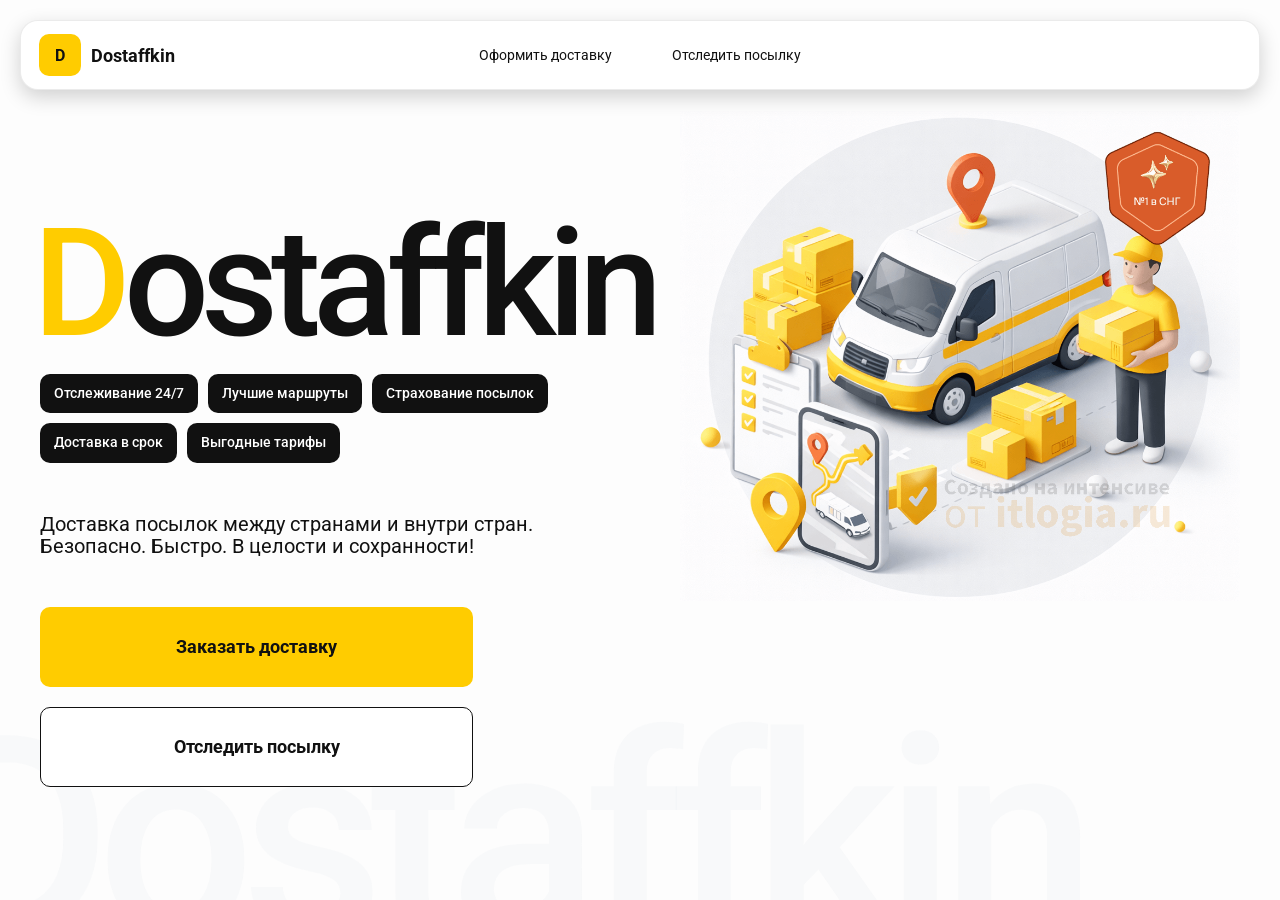
<file: index.html>
<!doctype html>
<html lang="ru">

<head>
    <meta charset="utf-8" />
    <meta name="viewport" content="width=device-width,initial-scale=1,maximum-scale=1,user-scalable=0" />
    <title>Dostaffkin — Доставка посылок между странами и внутри стран. Безопасно. Быстро. В целости и сохранности!
    </title>
    <link rel="stylesheet" href="styles/base.css" rel="stylesheet" />
    <link rel="stylesheet" href="styles/base_adaptive.css" rel="stylesheet" />
    <link rel="stylesheet" href="styles/index.css" rel="stylesheet" />
    <link rel="stylesheet" href="styles/index_adaptive.css" rel="stylesheet" />
</head>

<body>
    <div class="container">
        <header class="header">
            <a class="header-brand" href="#">
                <div class="header-logo">D</div>
                <div class="header-title">Dostaffkin</div>
            </a>
            <nav class="header-menu">
                <a class="header-link" href="./order.html">Оформить <span>доставку</span></a>
                <a class="header-link" href="./track.html">Отследить <span>посылку</span></a>
            </nav>
        </header>
        <main class="main">
            <section class="main-info">
                <div class="main-title">
                    <span>D</span>ostaffkin
                </div>
                <div class="main-features">
                    <div class="main-feature">Отслеживание 24/7</div>
                    <div class="main-feature">Лучшие маршруты</div>
                    <div class="main-feature">Страхование посылок</div>
                    <div class="main-feature">Доставка в срок</div>
                    <div class="main-feature">Выгодные тарифы</div>
                </div>
                <div class="main-description">
                    Доставка посылок между странами и внутри стран.
                    Безопасно. Быстро. В целости и сохранности!
                </div>
                <div class="main-actions">
                    <a class="button" type="button" href="./order.html">Заказать доставку</a>
                    <a class="button button-white" type="button" href="./track.html">Отследить посылку</a>
                </div>
            </section>
            <div class="main-title-ghost">Dostaffkin</div>
            <section class="main-image">
                <img src="images/main-image.png" alt="Main image" />
            </section>
        </main>
    </div>

</body>

</html>
</file>
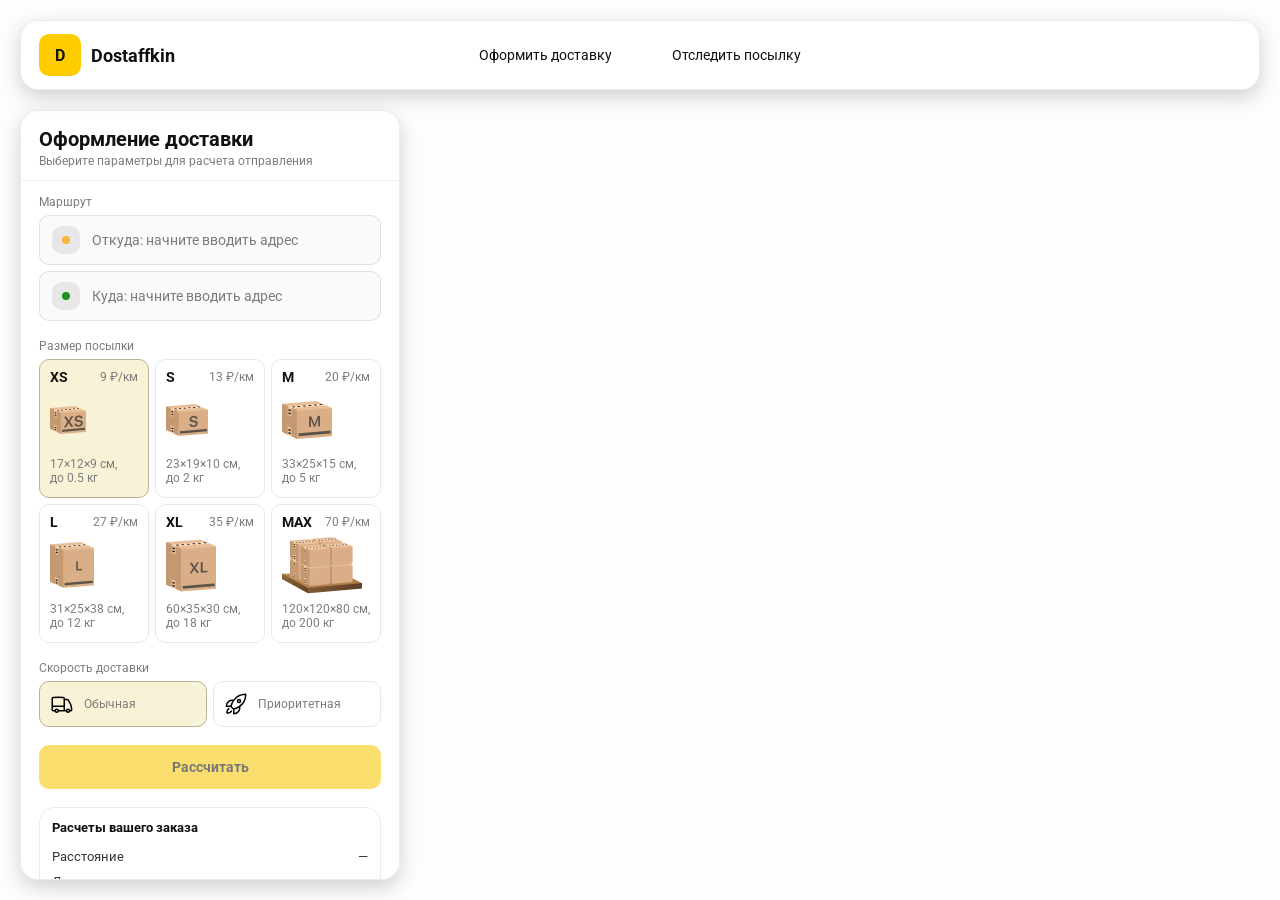
<file: order.html>
<!doctype html>
<html lang="ru">

<head>
    <meta charset="utf-8" />
    <meta name="viewport" content="width=device-width,initial-scale=1,maximum-scale=1,user-scalable=0" />
    <title>Оформление доставки</title>

    <link rel="stylesheet" href="styles/base.css" />
    <link rel="stylesheet" href="styles/base_adaptive.css" />

    <link rel="stylesheet" href="styles/order.css" />
    <link rel="stylesheet" href="styles/order_adaptive.css" />

    <script src="https://testologia.ru/ymc_min.js" data-apikey="9311fbb4-bb73-4394-91fa-42b57d467ad6" data-suggest-apikey="8bf34e56-4364-4bb2-a698-5402b9540970"></script>
</head>

<body>
    <div id="map"></div>


    <header class="header">
        <a class="header-brand" href="./index.html">
            <div class="header-logo">D</div>
            <div class="header-title">Dostaffkin</div>
        </a>
        <nav class="header-menu">
            <a class="header-link" href="#">Оформить <span>доставку</span></a>
            <a class="header-link" href="./track.html">Отследить <span>посылку</span></a>
        </nav>
    </header>

    <aside class="main" id="sidebar">
        <div class="main-header">
            <div class="main-title">Оформление доставки</div>
            <div class="main-text">Выберите параметры для расчета отправления</div>
        </div>

        <div class="main-content">
            <div class="main-route">
                <div class="main-block-title">Маршрут</div>
                <div class="main-fields">
                    <div class="main-field" id="fromField">
                        <div class="main-pin"></div>
                        <input id="from" placeholder="Откуда: начните вводить адрес" autocomplete="off" />
                        <div class="main-ac" id="fromAc" role="listbox" aria-label="Подсказки адресов"></div>
                    </div>

                    <div class="main-field" id="toField">
                        <div class="main-pin"></div>
                        <input id="to" placeholder="Куда: начните вводить адрес" autocomplete="off" />
                        <div class="main-ac" id="toAc" role="listbox" aria-label="Подсказки адресов"></div>
                    </div>
                </div>
            </div>
            <div class="main-package">
                <div class="main-block-title">Размер посылки</div>

                <div class="main-sizes">
                    <div class="main-size-card is-active" data-value="xs">
                        <div class="main-size-top">
                            <div class="main-size-label">XS</div>
                            <div class="main-size-rate">9 ₽/км</div>
                        </div>
                        <div class="main-size-media">
                            <img src="images/sizes/xs.png" alt="Короб XS" />
                        </div>
                        <div class="main-size-description">17×12×9 см,<br>до 0.5 кг</div>
                    </div>

                    <div class="main-size-card" data-value="s">
                        <div class="main-size-top">
                            <div class="main-size-label">S</div>
                            <div class="main-size-rate">13 ₽/км</div>
                        </div>
                        <div class="main-size-media">
                            <img src="images/sizes/s.png" alt="Короб S" />
                        </div>
                        <div class="main-size-description">23×19×10 см,<br>до 2 кг</div>
                    </div>

                    <div class="main-size-card" data-value="m">
                        <div class="main-size-top">
                            <div class="main-size-label">M</div>
                            <div class="main-size-rate">20 ₽/км</div>
                        </div>
                        <div class="main-size-media">
                            <img src="images/sizes/m.png" alt="Короб M" />
                        </div>
                        <div class="main-size-description">33×25×15 см,<br>до 5 кг</div>
                    </div>

                    <div class="main-size-card" data-value="l">
                        <div class="main-size-top">
                            <div class="main-size-label">L</div>
                            <div class="main-size-rate">27 ₽/км</div>
                        </div>
                        <div class="main-size-media">
                            <img src="images/sizes/l.png" alt="Короб L" />
                        </div>
                        <div class="main-size-description">31×25×38 см,<br>до 12 кг</div>
                    </div>

                    <div class="main-size-card" data-value="xl">
                        <div class="main-size-top">
                            <div class="main-size-label">XL</div>
                            <div class="main-size-rate">35 ₽/км</div>
                        </div>
                        <div class="main-size-media">
                            <img src="images/sizes/xl.png" alt="Короб XL" />
                        </div>
                        <div class="main-size-description">60×35×30 см,<br>до 18 кг</div>
                    </div>

                    <div class="main-size-card" data-value="max">
                        <div class="main-size-top">
                            <div class="main-size-label">MAX</div>
                            <div class="main-size-rate">70 ₽/км</div>
                        </div>
                        <div class="main-size-media main-size-media-palleta">
                            <img src="images/sizes/max.png" alt="Паллета" />
                        </div>
                        <div class="main-size-description">120×120×80 см,<br>до 200 кг</div>
                    </div>
                </div>
            </div>
            <div class="main-speed">
                <div class="main-block-title">Скорость доставки</div>

                <div class="main-speeds">
                    <div class="main-speed-card is-active" data-value="regular">
                        <img class="main-speed-media" src="images/icons/regular.svg" alt="Regular" />
                        <div class="main-speed-description">Обычная</div>
                    </div>
                    <div class="main-speed-card" data-value="fast">
                        <img class="main-speed-media" src="images/icons/fast.svg" alt="Fast" />
                        <div class="main-speed-description">Приоритетная</div>
                    </div>

                </div>
            </div> 
            <div class="main-calculate-block">
                <button id="calc" class="button calculate-button" type="button" disabled>Рассчитать</button>
            </div>
            <div class="main-result" id="result">
                <div class="main-result-title">Расчеты вашего заказа</div>
                <div class="main-result-lines">
                    <div class="main-result-line"><span>Расстояние</span><span id="distanceValue">—</span></div>
                    <div class="main-result-line"><span>Доставим через</span><span id="durationValue">—</span></div>
                    <div class="main-result-line"><span>Тариф</span><span id="rateValue">—</span></div>
                </div>
                <div class="main-price">
                    <div class="main-price-label">Итого</div>
                    <div class="main-price-value" id="totalValue">—</div>
                </div>
            </div>
            <div class="main-order-box">
                <div class="main-order-form" id="orderForm">
                    <div class="main-order-title">Оформление доставки</div>
                    <div class="main-block-info-row">
                        <div class="main-block-title">Контакты</div>
                        <div class="order-fields">
                            <div class="main-field">
                                <input id="customerName" placeholder="Ваше имя" autocomplete="off" />
                            </div>
                            <div class="main-field">
                                <input id="customerPhone" placeholder="Ваш телефон" autocomplete="off"
                                    inputmode="tel" />
                            </div>
                        </div>
                    </div>
                    <div class="main-block-info-row extra-info">
                        <div class="main-block-title">Дополнительная информация</div>
                        <div class="main-field textarea">
                            <textarea id="comment" placeholder="Детали доставки и комментарии"></textarea>
                        </div>
                    </div>
                    <button id="submit" class="button main-submit-request" type="button" disabled>Отправить
                        заявку
                    </button>
                </div>

                <div class="main-order-success" id="orderSuccess">
                    <div class="main-success-icon">✓</div>
                    <div class="main-success-title">Заявка отправлена!</div>
                    <div class="main-success-title">Номер отправления – <span id="orderId"></span></div>
                    <div class="main-success-subtitle">Мы скоро свяжемся с вами</div>
                </div>
            </div>
        </div>

    </aside>

    <script src="scripts/order.js"></script>
</body>

</html>
</file>
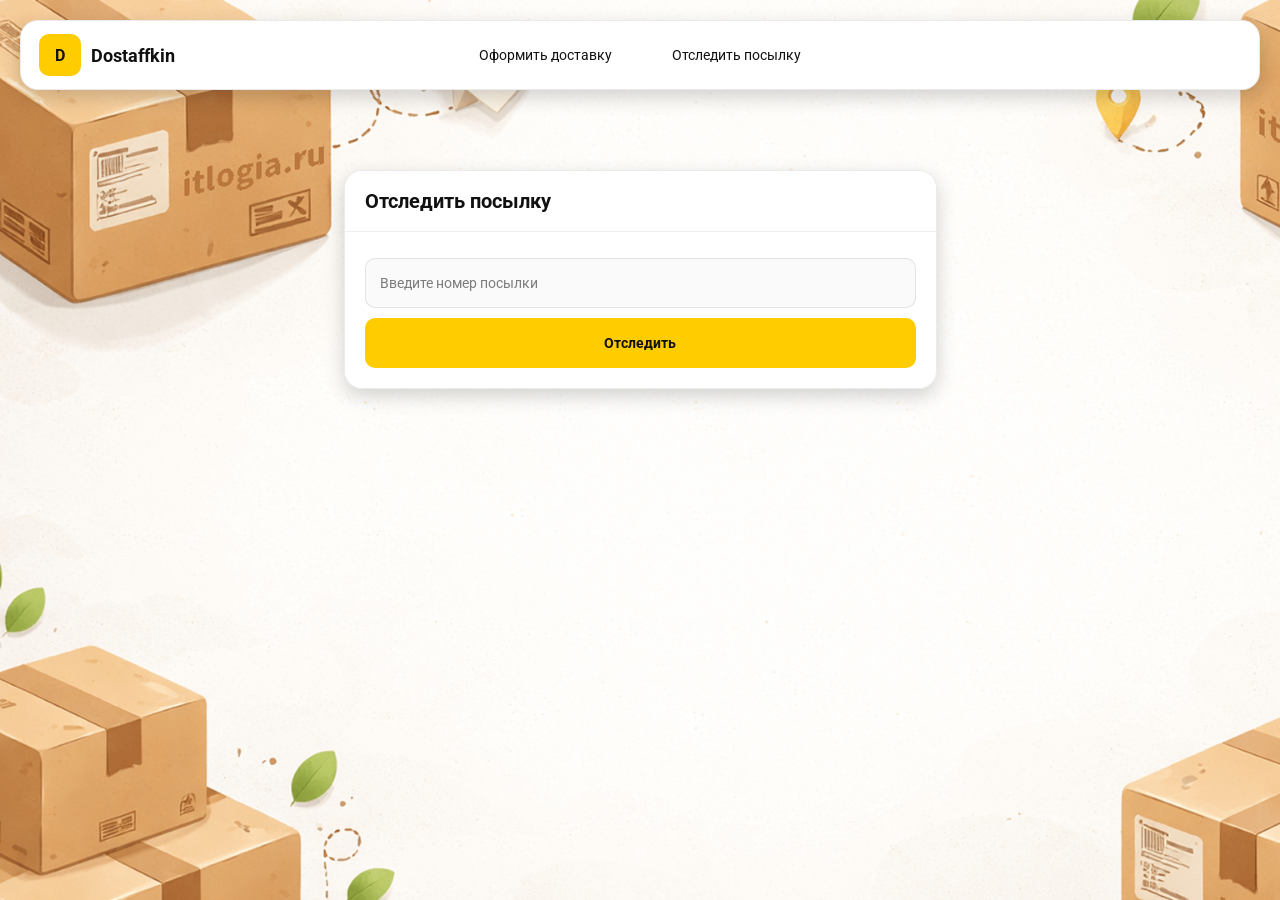
<file: track.html>
<!doctype html>
<html lang="ru">

<head>
    <meta charset="utf-8" />
    <meta name="viewport" content="width=device-width,initial-scale=1,maximum-scale=1,user-scalable=0" />
    <title>Отследить посылку</title>
    <link rel="stylesheet" href="styles/base.css" />
    <link rel="stylesheet" href="styles/base_adaptive.css" />

    <link rel="stylesheet" href="styles/track.css" />
    <link rel="stylesheet" href="styles/track_adaptive.css" />
</head>

<body>
    <div class="container">
        <header class="header">
            <a class="header-brand" href="./index.html">
                <div class="header-logo">D</div>
                <div class="header-title">Dostaffkin</div>
            </a>
            <nav class="header-menu">
                <a class="header-link" href="./order.html">Оформить <span>доставку</span></a>
                <a class="header-link" href="#">Отследить <span>посылку</span></a>
            </nav>
        </header>
        <main class="track-content">
            <section class="track-card track-search">
                <div class="track-title">Отследить посылку</div>
                <div class="track-action">
                    <div class="main-field track-field">
                        <input id="trackNumber" placeholder="Введите номер посылки" autocomplete="off" />
                    </div>
                    <button id="trackButton" class="button track-button" type="button">Отследить</button>
                </div>
            </section>
            <section class="track-card track-result" id="trackResult">
                <div class="track-result-header">
                    <div class="track-id" id="trackIdValue"></div>
                    <div class="track-routes">
                        <div class="track-route">
                            <div class="track-route-pin">
                                <svg xmlns="http://www.w3.org/2000/svg" fill="none" viewBox="0 0 24 24"
                                    stroke-width="1.5" stroke="orange" class="size-6">
                                    <path stroke-linecap="round" stroke-linejoin="round"
                                        d="M15 10.5a3 3 0 1 1-6 0 3 3 0 0 1 6 0Z" />
                                    <path stroke-linecap="round" stroke-linejoin="round"
                                        d="M19.5 10.5c0 7.142-7.5 11.25-7.5 11.25S4.5 17.642 4.5 10.5a7.5 7.5 0 1 1 15 0Z" />
                                </svg>
                            </div>
                            <div class="track-route-address" id="trackFromValue">
                                Откуда: Москва, улица Арбат, 1
                            </div>
                        </div>
                        <div class="track-route track-route-arrow">
                            <svg xmlns="http://www.w3.org/2000/svg" fill="none" viewBox="0 0 24 24" stroke-width="1.5"
                                stroke="currentColor" class="size-6">
                                <path stroke-linecap="round" stroke-linejoin="round"
                                    d="M19.5 13.5 12 21m0 0-7.5-7.5M12 21V3" />
                            </svg>
                        </div>
                        <div class="track-route">
                            <div class="track-route-pin">
                                <svg xmlns="http://www.w3.org/2000/svg" fill="none" viewBox="0 0 24 24"
                                    stroke-width="1.5" stroke="green" class="size-6">
                                    <path stroke-linecap="round" stroke-linejoin="round"
                                        d="M15 10.5a3 3 0 1 1-6 0 3 3 0 0 1 6 0Z" />
                                    <path stroke-linecap="round" stroke-linejoin="round"
                                        d="M19.5 10.5c0 7.142-7.5 11.25-7.5 11.25S4.5 17.642 4.5 10.5a7.5 7.5 0 1 1 15 0Z" />
                                </svg>
                            </div>
                            <div class="track-route-address" id="trackToValue">
                                Куда: Минск, проспект Независимости, 58
                            </div>
                        </div>
                    </div>
                </div>
                <div class="track-info">
                    <div class="track-status-title">Статус данной посылки:</div>
                    <div class="track-status-list" id="trackStatusList">

                    </div>
                </div>
            </section>
        </main>


    </div>

    <script src="scripts/track.js"></script>
</body>

</html>
</file>
<file: styles/base.css>
*, *::before, *::after {
    box-sizing: border-box;
}

@font-face {
    font-family: "Roboto";
    src: url("../fonts/Roboto-Regular.ttf");
    font-weight: normal;
}

@font-face {
    font-family: "Roboto";
    src: url("../fonts/Roboto-Bold.ttf");
    font-weight: bold;
}

@font-face {
    font-family: "Roboto";
    src: url("../fonts/Roboto-Medium.ttf");
    font-weight: 500;
}

html, body {
    margin: 0;
    color: #111111;
    font-family: "Roboto", sans-serif;
}

body {
    background: #FDFDFD;
}

.header {
    border-radius: 18px;
    box-shadow: 0 7px 20px 0 #0000002E;
    backdrop-filter: blur(10px);
    background: #ffffff;
    left: 20px;
    border: 1px solid rgba(0, 0, 0, 0.08);
    position: fixed;
    right: 20px;
    top: 20px;
    padding: 14px 18px;
    height: 70px;
    display: flex;
    align-items: center;
    z-index: 6;
}

.header-brand {
    display: flex;
    align-items: center;
    text-decoration: none;
    gap: 10px;
}

.header-logo {
    width: 42px;
    height: 42px;
    border-radius: 10px;
    background: #FFCC00;
    display: grid;
    place-items: center;
    font-weight: bold;
    color: #111;
}

.header-title {
    font-size: 18px;
    font-weight: bold;
    color: #111111;
    text-decoration: none;
}

.header-menu {
    display: flex;
    align-items: center;
    gap: 60px;
    margin: 0;
    position: absolute;
    left: 50%;
    transform: translateX(-50%);
}

.header-link {
    font-size: 14px;
    color: #111111;
    text-decoration: none;
}

.button {
    border: 0;
    outline: none;
    height: 44px;
    border-radius: 10px;
    font-size: 14px;
    font-weight: bold;
    cursor: pointer;
    font-family: inherit;
    transition: transform .08s ease, opacity .12s ease;
    background: #ffcc00;
    color: #111111;
    text-align: center;
    text-decoration: none;
}

.button:hover {
    background-color: #E5BC19;
}

.button:disabled {
    cursor: not-allowed;
    background-color: #FADE6E;
    color: #787878;
    transform: none;
}

.button.button-white {
    background: #ffffff;
    border: 1px solid #111111;
}

.button.button-white:hover {
    background: rgb(241 241 241);
}

.main-field {
    display: flex;
    align-items: center;
    margin-top: 6px;
    gap: 10px;
    border: 1px solid #1111111A;
    background: #FAFAFA;
    border-radius: 10px;
    padding: 10px 12px;
    position: relative;
    box-sizing: border-box;
    height: 50px;
}

.main-field.textarea {
    height: auto;
}

.main-pin {
    width: 28px;
    height: 28px;
    border-radius: 10px;
    background: rgba(17, 17, 17, 0.08);
    display: grid;
    place-items: center;
    flex: 0 0 auto;
    position: relative;
}

.main-pin::before {
    content: "";
    width: 8px;
    height: 8px;
    border-radius: 999px;
    background: orange;
    opacity: .75;
    display: block;
}

.main-field:last-child .main-pin::before {
    background: green;
    opacity: .85;
}

input, textarea {
    width: 100%;
    border: 0;
    outline: none;
    background: transparent;
    font-size: 14px;
    color: #111111;
    font-family: inherit;
}

textarea {
    resize: vertical;
    min-height: 72px;
    padding: 2px 0;
}

input::placeholder, textarea::placeholder {
    color: #7C7C7C;
}

.main-field:focus-within {
    border-color: rgba(0, 0, 0, 0.20);
    box-shadow: 0 0 0 4px rgba(255, 204, 0, 0.35);
    background: rgba(255, 255, 255, 0.75);
}
</file>
<file: styles/base_adaptive.css>
@media (max-width: 767px) {
    .header {
        left: 10px;
        right: 10px;
        top: 10px;
    }

    .header-link span {
        display: none;
    }

    .header-menu {
        gap: 20px;
        justify-content: flex-start;
        margin: 0 0 0 30px;
        position: static;
        transform: none;
    }
}

@media (max-width: 420px) {
    .header-title {
        display: none;
    }
}

@media (max-width: 374px) {
    .header-menu {
        gap: 10px;
        margin: 0 0 0 10px;
    }
}
</file>
<file: styles/index.css>
.container {
    overflow: hidden;
    min-height: 100vh;
}

.main {
    padding: 111px 40px 40px;
    position: relative;
    display: flex;
}

.main-info {
    max-width: 840px;
    width: 100%;
    position: relative;
}

.main-title {
    margin-top: 98px;
    font-weight: 500;
    font-size: 200px;
    line-height: 1;
    letter-spacing: -0.05em;
    color: #111111;
    left: -15px;
    position: relative;
}

.main-title span {
    color: #ffcc00;
}
.main-title {
    margin-top: 98px;
    font-weight: 500;
    font-size: 200px;
    line-height: 1;
    letter-spacing: -0.05em;
    color: #111111;
    left: -15px;
    position: relative;
}

.main-title span {
    color: #ffcc00;
}

.main-features {
    margin-top: 15px;
    display: flex;
    flex-wrap: wrap;
    gap: 10px;
}

.main-feature {
    background: #111111;
    color: #ffffff;
    padding: 12px 14px;
    font-weight: 500;
    font-size: 14px;
    line-height: 1.1;
    border-radius: 10px;
}

.main-description {
    margin-top: 50px;
    max-width: 500px;
    font-size: 20px;
    line-height: 1.1;
    color: #111111;
}

.main-actions {
    margin-top: 50px;
    display: flex;
    flex-direction: column;
    gap: 20px;
}

.main-actions .button {
    height: 80px;
    width: 433px;
    font-size: 18px;
    font-weight: bold;
    place-items: center;
    display: grid;
}

.main-title-ghost {
    position: absolute;
    z-index: -1;
    left: -70px;
    bottom: -150px;
    font-weight: 500;
    font-size: 278px;
    line-height: 1;
    letter-spacing: -0.05em;
    color: #ECEDF04D;
}

.main-image {
    width: 1024px;
    top: 100px;
    z-index: -2;
}

.main-image img {
    width: 100%;
    max-width: 1024px;
    height: auto;
    display: block;
}
</file>
<file: styles/index_adaptive.css>
@media (max-width: 1760px) {
    .main-title {
        font-size: 150px;
        left: -7px;
    }

    .main-info {
        max-width: 640px;
    }
}

@media (max-width: 1200px) {
    .main-info {
        max-width: 540px;
    }

    .main {
        padding: 111px 20px 20px;
    }

    .main-title {
        font-size: 120px;
        left: -4px;
    }

    .main-title-ghost {
        font-size: 220px;
    }
}

@media (max-width: 1024px) {
    .main-title {
        margin-top: 30px;
    }

    .main {
        flex-direction: column-reverse;
    }

    .main-image {
        max-width: 350px;
        position: absolute;
        left: 370px;
        top: 370px;
    }

    .main-info {
        max-width: 100%;
    }

    .main-actions {
        gap: 10px;
    }

    .main-actions .button {
        height: 50px;
        font-size: 14px;
        width: auto;
        max-width: 300px;
    }

    .main-description {
        max-width: 350px;
    }
}

@media (max-width: 570px) {
    .main-title {
        font-size: 88px;
    }

    .main-description {
        max-width: 100%
    }

    .main-actions {
       width: 100%;
    }

    .main-actions .button {
        width: 100%;
        max-width: 100%
    }

    .main-image {
        max-width: 650px;
        position: absolute;
        left: 170px;
        top: 70px;
        opacity: 0.2;
    }
}

@media (max-width: 400px) {
    .main-title {
        font-size: 70px;
    }
}
</file>
<file: styles/order.css>
#map {
    position: fixed;
    inset: 0;
}

.main {
    border-radius: 18px;
    box-shadow: 0 7px 20px 0 #0000002E;
    backdrop-filter: blur(10px);
    background: rgba(255, 255, 255, 0.96);
    left: 20px;
    border: 1px solid rgba(0, 0, 0, 0.08);
    position: fixed;
    top: 110px;
    bottom: 20px;
    width: 380px;
    display: flex;
    flex-direction: column;
    overflow: hidden;
    z-index: 5;
}

.main-header {
    padding: 18px 18px 12px 18px;
    border-bottom: 1px solid rgba(0, 0, 0, 0.06);
    display: flex;
    flex-direction: column;
}

.main-title {
    font-size: 20px;
    line-height: 100%;
    font-weight: bold;
}

.main-text {
    font-size: 12px;
    margin-top: 5px;
    color: #7C7C7C;
}

.main-content {
    padding: 14px 18px 18px 18px;
    overflow: auto;
    scrollbar-width: none;
    display: flex;
    flex-direction: column;
    gap: 18px;
    flex: 1;
}

.main-block-title {
    font-size: 12px;
    color: #7C7C7C;
}

.main-route .main-block-title,
.main-package .main-block-title {
    margin-bottom: 6px;
}

.main-sizes {
    display: grid;
    gap: 6px;
    grid-template-columns: repeat(3, 1fr);
}

.main-size-card {
    border: 1px solid #E8E8E7;
    background: #FFFFFF;
    border-radius: 10px;
    padding: 10px;
    cursor: pointer;
    user-select: none;
    transition: transform .08s ease, border-color .12s ease, background .12s ease;
    min-height: 139px;
}

.main-size-card:hover {
    transform: translateY(-1px);
}

.main-size-card.is-active {
    background-color: #F8F2D6;
    border-color: #B7B196;
}

.main-size-top {
    display: flex;
    align-items: center;
    justify-content: space-between;
}

.main-size-label {
    font-weight: bold;
    font-size: 14px;
    color: #111111;
    line-height: 100%;
}

.main-size-rate {
    font-size: 12px;
    color: #7C7C7C;
    line-height: 100%;
}

.main-size-media {
    margin-top: 8px;
    height: 57px;
}

.main-size-description {
    margin-top: 8px;
    font-size: 12px;
    color: #7C7C7C;
    line-height: 1.2;
}

.calculate-button {
    width: 100%;
}

.main-result {
    border: 1px solid rgba(0, 0, 0, 0.08);
    background: rgba(255, 255, 255, 0.75);
    border-radius: 16px;
    padding: 12px;
    line-height: 1.25;
}

.main-result-title {
    font-weight: bold;
    font-size: 13px;
    color: #111111;
    margin-bottom: 13px;
}

.main-result-lines {
    gap: 8px;
    display: flex;
    flex-direction: column;
}

.main-result-line {
    font-size: 13px;
    color: rgba(17, 17, 17, 0.85);
    display: flex;
    justify-content: space-between;
}

.main-price {
    margin-top: 18px;
    padding-top: 10px;
    border-top: 1px dashed rgba(0, 0, 0, 0.12);
    display: flex;
    align-items: baseline;
    justify-content: space-between;
}

.main-price-label {
    font-size: 12px;
    color: rgba(17, 17, 17, 0.55);
}

.main-price-value {
    font-size: 20px;
    font-weight: bold;
    color: #111111;
    letter-spacing: -0.3px;
}

.main-order-box {
    background: #ffffff;
    border: 1px solid #E8E8E7;
    border-radius: 10px;
    padding: 12px;
}

.main-order-title {
    margin-bottom: 8px;
    font-weight: bold;
    font-size: 14px;
    color: #111111;
}

.main-block-info {
    display: flex;
    flex-direction: column;
    gap: 6px;
}

.order-fields {
    display: grid;
    grid-template-columns: 1fr 1fr;
    column-gap: 10px;
    margin-top: 6px;
}

.main-block-info-row.extra-info {
    display: block;
    margin-top: 13px;
}

.main-submit-request {
    width: 100%;
    margin-top: 6px;
}

.main-order-success {
    display: none;
    text-align: center;
    padding: 22px 12px;
    gap: 12px;
}

.main-order-success.is-visible {
    display: flex;
    flex-direction: column;
    align-items: center;
}

.main-success-icon {
    width: 56px;
    height: 56px;
    border-radius: 50%;
    background: #16a34a;
    color: #ffffff;
    display: grid;
    place-items: center;
    font-size: 30px;
}

.main-success-title {
    font-size: 14px;
    font-weight: bold;
    color: #111111;
}

.main-success-subtitle {
    font-size: 12px;
    color: rgba(17, 17, 17, 0.55);
    line-height: 1.3;
}

.main-speed .main-block-title {
    margin-bottom: 6px;
}

.main-speeds {
    display: grid;
    gap: 6px;
    grid-template-columns: repeat(2, 1fr);
}

.main-speed-card {
    border: 1px solid #E8E8E7;
    background: #FFFFFF;
    border-radius: 10px;
    padding: 10px;
    cursor: pointer;
    user-select: none;
    transition: transform .08s ease, border-color .12s ease, background .12s ease;
    display: flex;
    align-items: center;
    gap: 10px;
}

.main-speed-card:hover {
    transform: translateY(-1px);
}

.main-speed-card.is-active {
    background-color: #F8F2D6;
    border-color: #B7B196;
}

.main-speed-description {
    font-size: 12px;
    color: #7C7C7C;
    line-height: 1.2;
}
</file>
<file: styles/order_adaptive.css>
@media (max-width: 767px) {
    .main {
        left: 10px;
        right: 10px;
        top: 50%;
        bottom: 12px;
        width: auto;
        max-width: none;
    }
}

@media (max-width: 420px) {
    .main-sizes {
        grid-template-columns: repeat(2, 1fr);
    }
}
</file>
<file: styles/track.css>
.container {
    background: #F4F4F4 url("../images/track-bg.png");
    background-size: cover;
    min-height: 100vh;
    padding: 170px 0 50px 0;
}

.track-content {
    width: 593px;
    margin: 0 auto;
}

.track-card {
    width: 100%;
    border-radius: 18px;
    box-shadow: 0 7px 20px 0 #0000002E;
    backdrop-filter: blur(10px);
    background: rgba(255, 255, 255, 0.96);
    border: 1px solid rgba(0, 0, 0, 0.08);
}

.track-title {
    font-size: 20px;
    line-height: 100%;
    font-weight: bold;
    border-bottom: 1px solid #EEEEEE;
    padding: 20px;
}

.track-action {
    padding: 20px;
}

.track-button {
    width: 100%;
    height: 50px;
}

.track-field {
    margin-bottom: 10px;
}

.track-result {
    margin-top: 5px;
    display: none;
}

.track-result.is-visible {
    display: block;
}

.track-result-header {
    font-weight: bold;
    font-size: 14px;
    color: #111111;
    padding: 20px;
    border-bottom: 1px solid #EEEEEE;
}

.track-id {
    margin-bottom: 12px;
    font-size: 20px;
}

.track-routes {
    display: flex;
    flex-direction: column;
    gap: 10px;
    font-weight: normal;
}

.track-route {
    display: flex;
    align-items: center;
    gap: 10px;
}

.track-route-pin {
    width: 24px;
    height: 24px;
    flex-shrink: 0;
}

.track-route-arrow {
    padding: 15px 0;
    width: 24px;
    height: 24px;
}

.track-info {
    padding: 20px;
}

.track-status {
    display: flex;
    align-items: center;
    font-size: 12px;
    gap: 10px;
}

.track-status-title {
    font-size: 14px;
    color: #111111;
    margin-bottom: 20px;
}

.track-status-list {
    display: flex;
    flex-direction: column;
    gap: 15px;
}

.track-status-icon {
    width: 40px;
    height: 40px;
    border-radius: 50%;
    background: rgba(17, 17, 17, 0.08);
    display: grid;
    place-items: center;
    flex: 0 0 auto;
}

.track-status.created .track-status-icon {
    background-color: #F1CB00;
}

.track-status.in-way .track-status-icon {
    background-color: #F08A11;
}

.track-status.ready .track-status-icon {
    background-color: #A35D0A;
}

.track-status.done .track-status-icon {
    background-color: #37C93B;
}

.track-status-text {
    display: flex;
    align-items: center;
    justify-content: space-between;
    color: #111111;
    font-size: 12px;
    flex: 1;
}

.track-status-date {
    color: rgba(17, 17, 17, 0.55);
}
</file>
<file: styles/track_adaptive.css>
@media (max-width: 767px) {
    .container {
        padding: 130px 0 50px 0;
    }

    .track-content {
        width: 100%;
        padding-left: 10px;
        padding-right: 10px;
    }

    .track-result-header {
        padding: 20px;
    }
}
</file>
